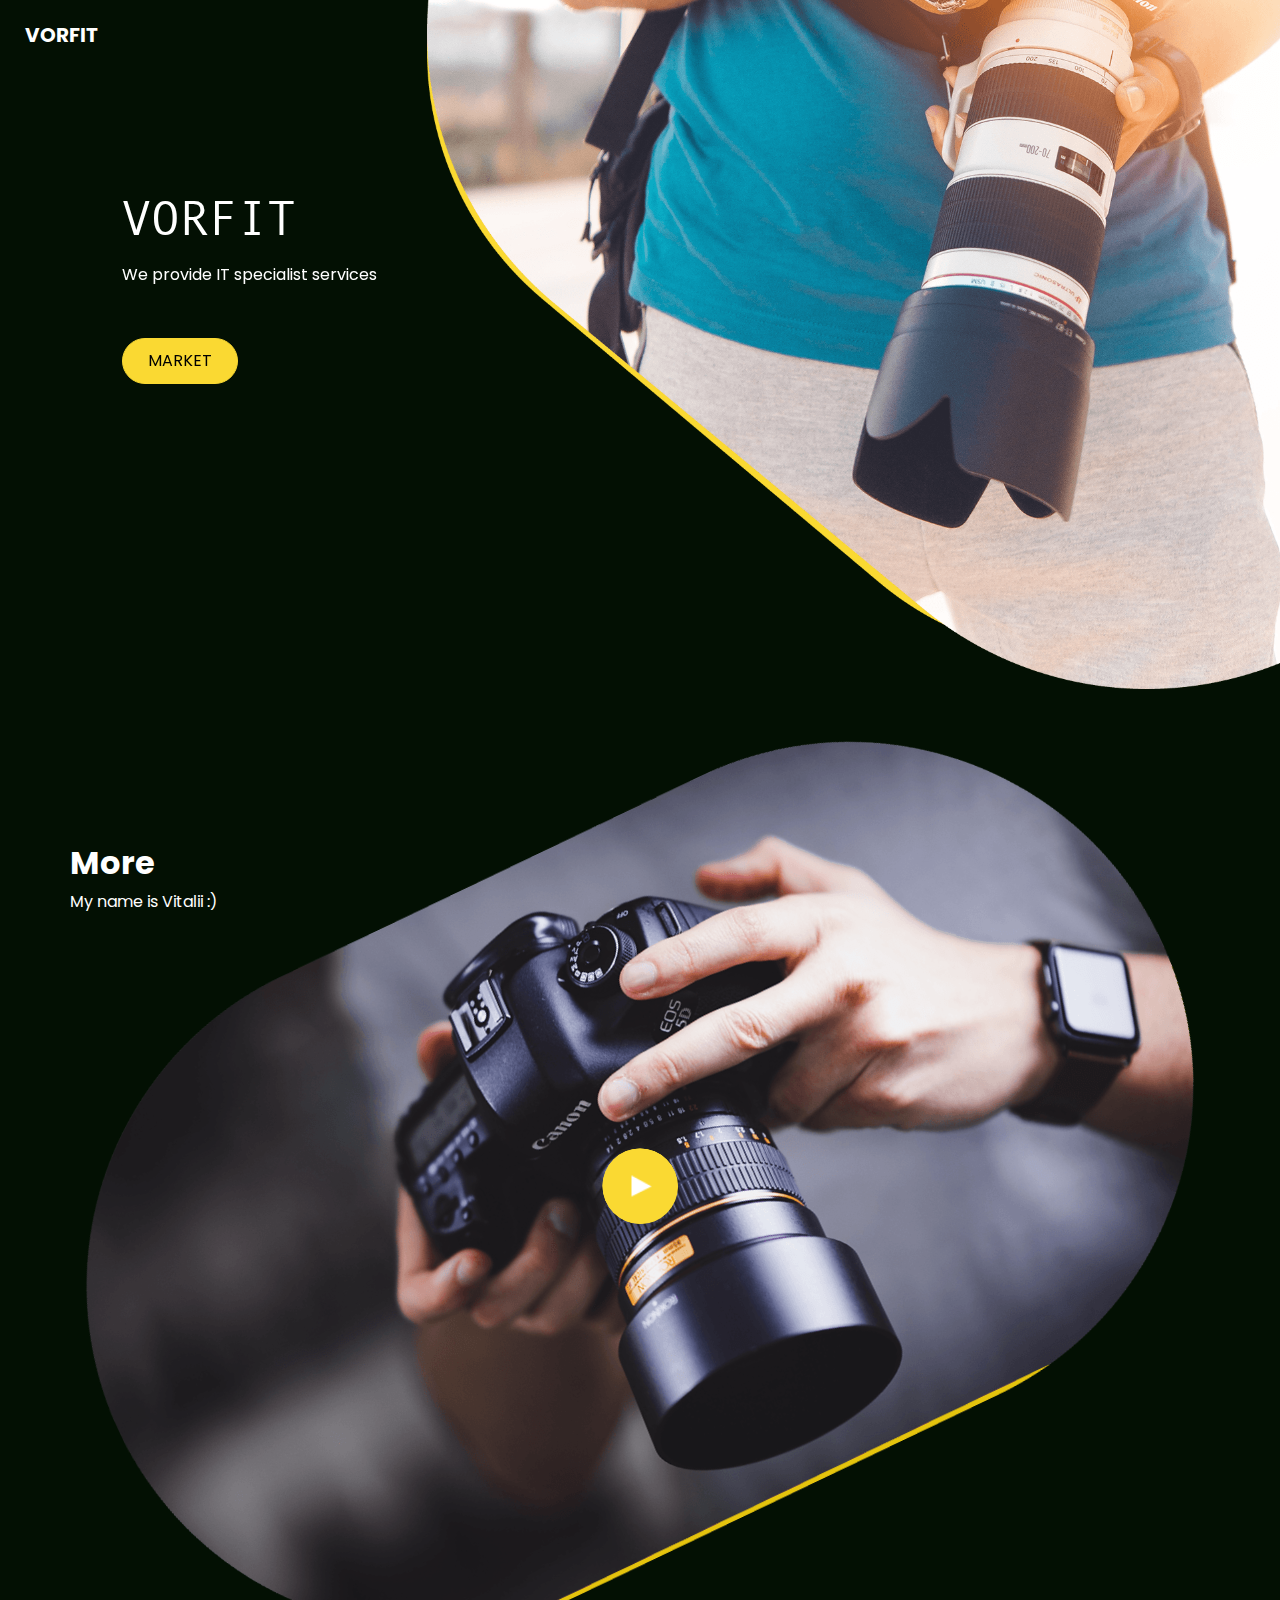
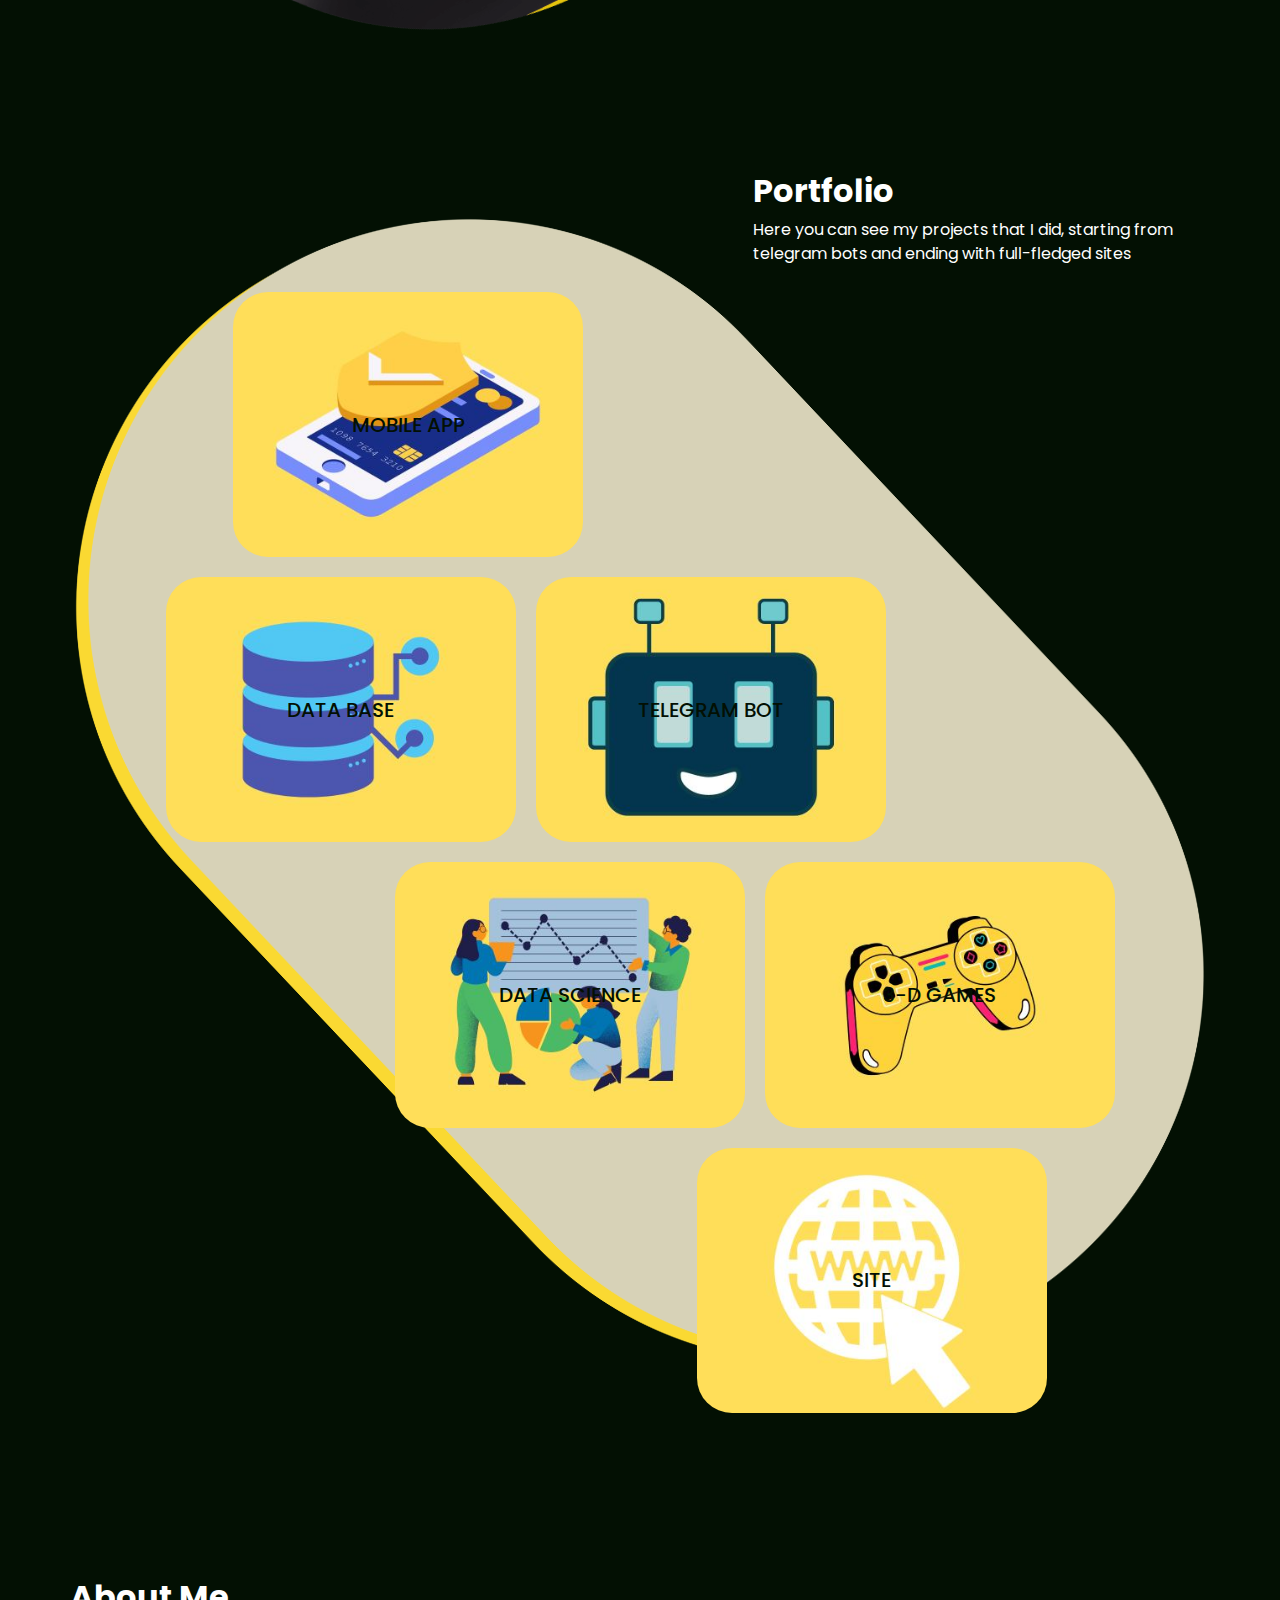
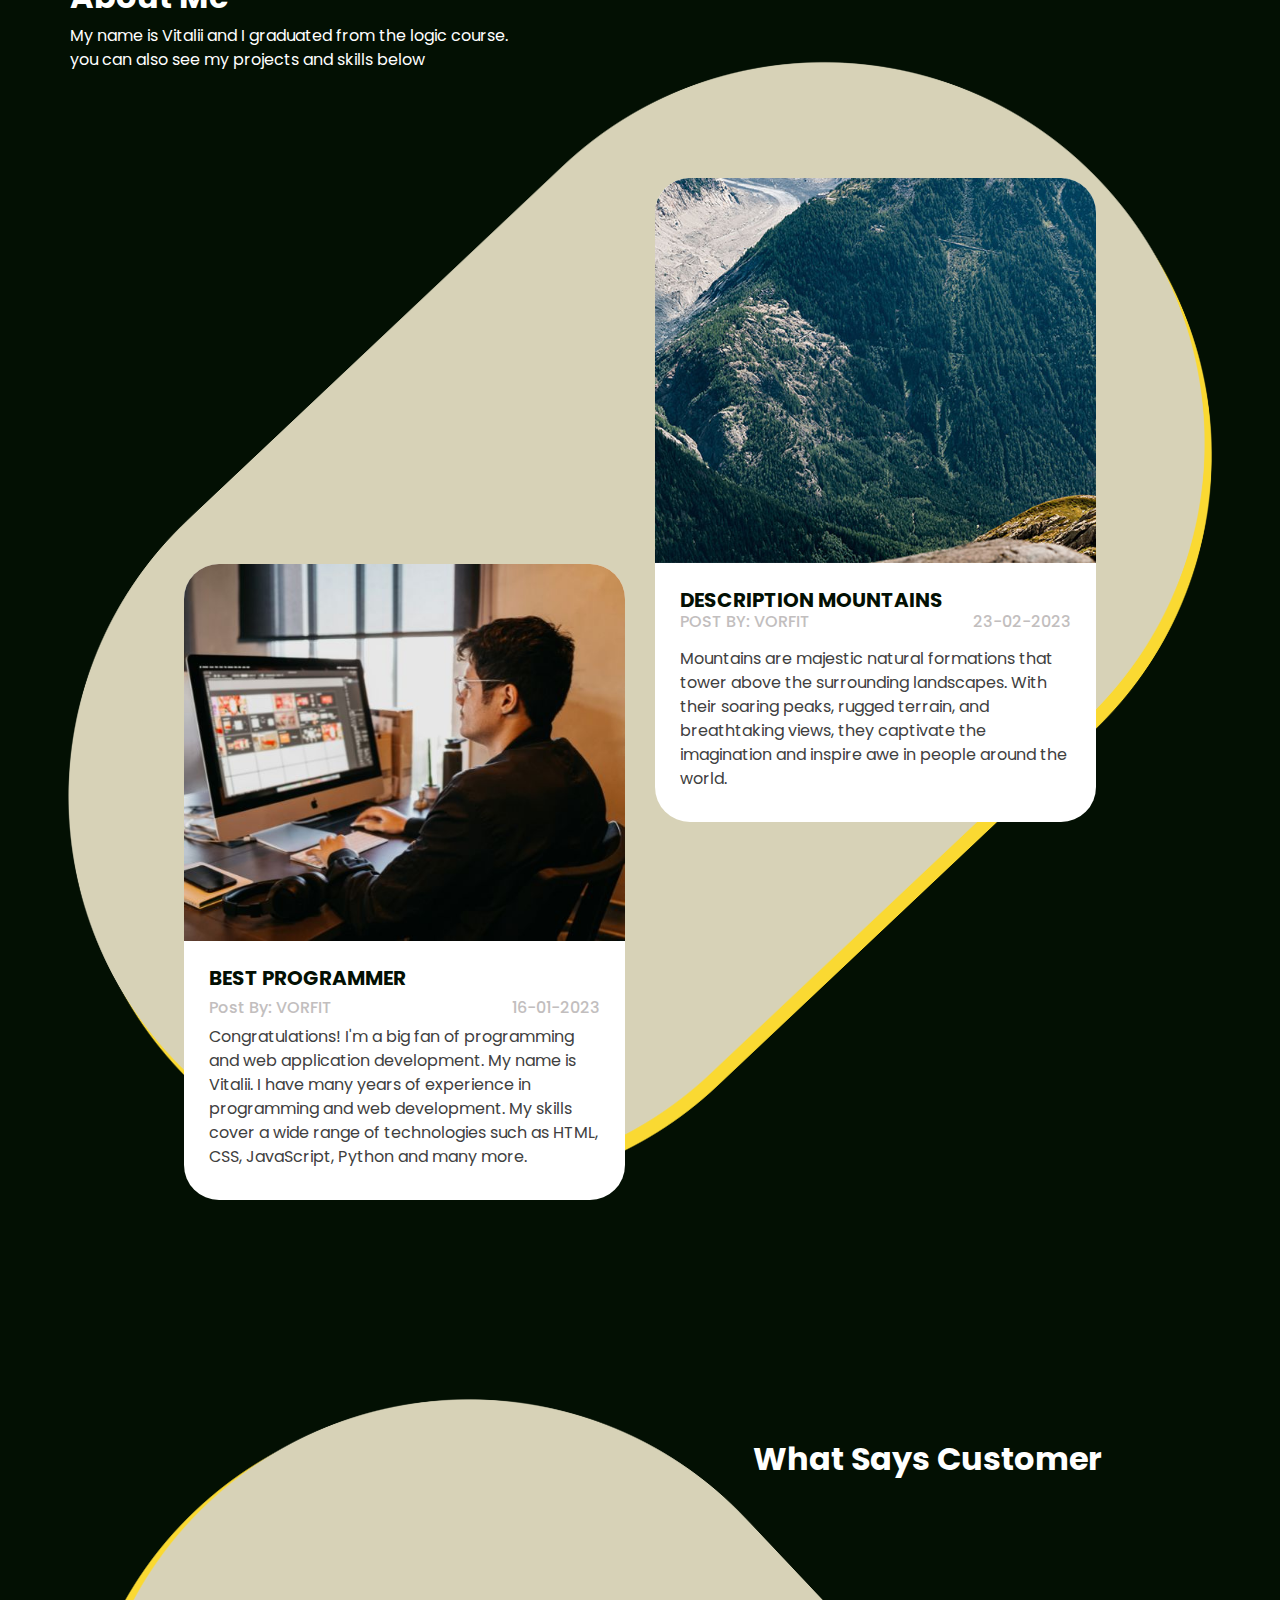
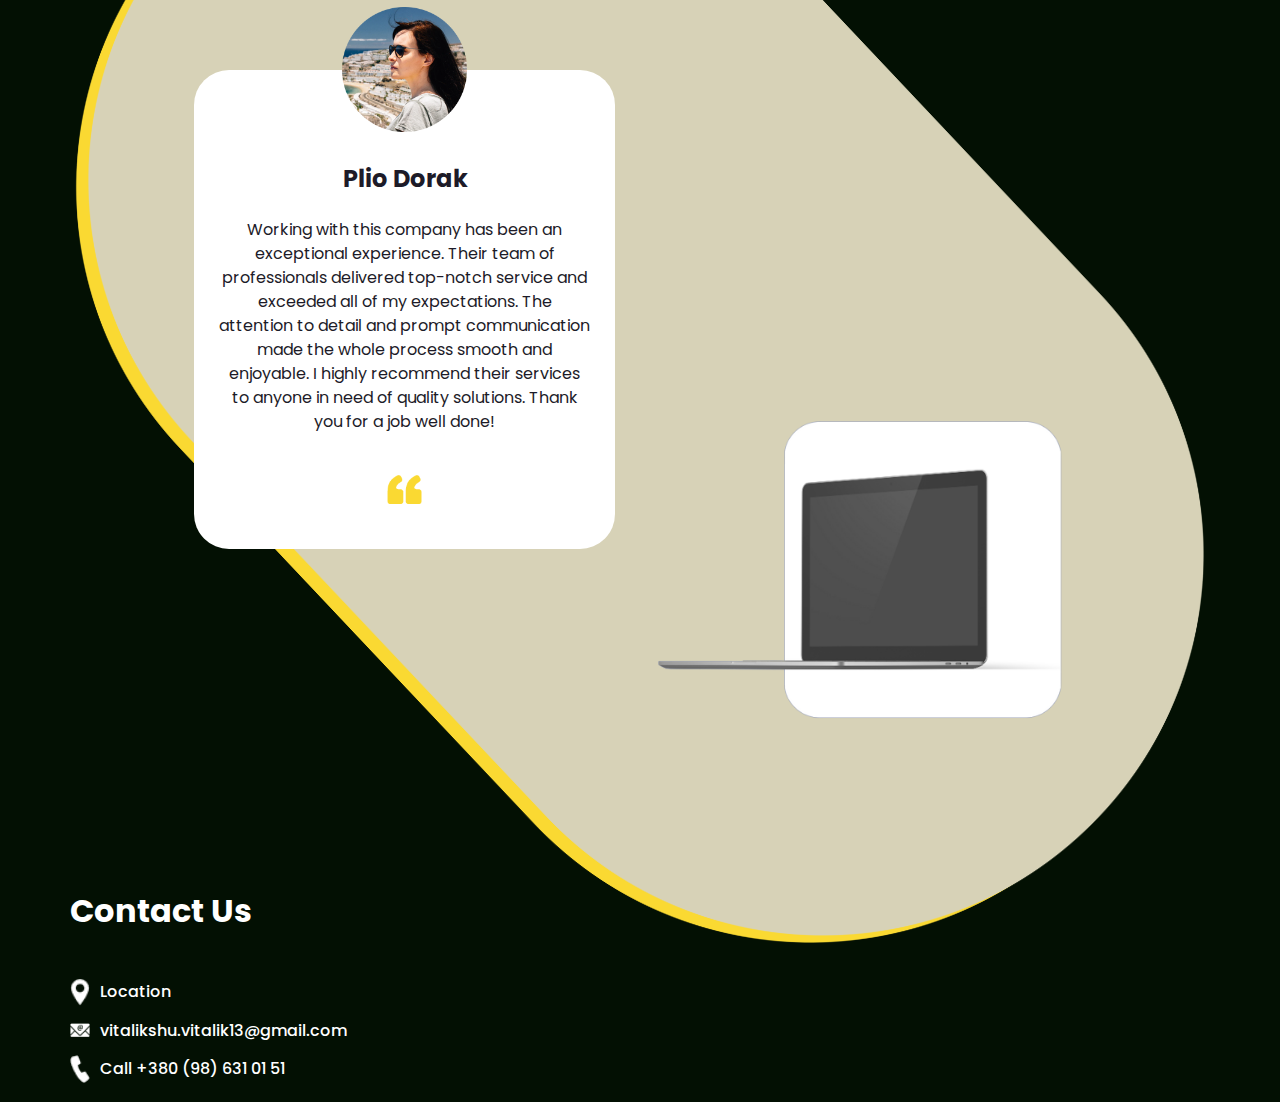
<file: Site/templates/index.html>
<!DOCTYPE html>
<html lang="en">

<head>
  <!-- Basic -->
  <meta charset="utf-8" />
  <meta http-equiv="X-UA-Compatible" content="IE=edge" />
  <!-- Mobile Metas -->
  <meta name="viewport" content="width=device-width, initial-scale=1, shrink-to-fit=no" />
  <!-- Site Metas -->
  <meta name="keywords" content="" />
  <meta name="description" content="" />
  <meta name="author" content="" />

  <title>VORFIT</title>

  <!-- slider stylesheet -->
  <link rel="stylesheet" type="text/css" href="https://cdnjs.cloudflare.com/ajax/libs/OwlCarousel2/2.3.4/assets/owl.carousel.min.css" />

  <!-- bootstrap core css -->
  <link rel="stylesheet" type="text/css" href="../static/css/bootstrap.css" />

  <!-- Custom styles for this template -->
  <link href="../static/css/style.css" rel="stylesheet" />
  <!-- responsive style -->
  <link href="../static/css/responsive.css" rel="stylesheet" />
</head>

<body>
  <div class="hero_area">
    <!-- header section strats -->
    <header class="header_section">
      <div class="container-fluid">
        <nav class="navbar navbar-expand-lg custom_nav-container d-block">
          <div class="main_nav_menu">
            <a class="navbar-brand" href="/">
              <span>
                VORFIT
              </span>
            </a>
            </div>
          </div>
        </nav>
      </div>
    </header>
    <!-- end header section -->

    <!-- slider section -->
    <section class=" slider_section position-relative">
      <div class="container-fluid">
        <div class="row slider-row">
          <div class="col-lg-3 offset-lg-1">
            <div id="carouselExampleIndicators" class="carousel slide" data-ride="carousel">
              <div class="carousel-inner">
                <div class="carousel-item active">
                  <div class="detail-box">
                    <h1>
                      VORFIT <br />

                    </h1>
                    <p>
                     We provide IT specialist services
                    </p>
                    <div>
                      <a href="/market">
                        Market
                      </a>
                    </div>
                  </div>
                </div>
                <div class="carousel-item">
                  <div class="detail-box">
                    <h1>
                      VORFIT <br />

                    </h1>
                    <p>
                        We provide IT specialist services
                    </p>
                    <div>
                      <a href="/market">
                        Market
                      </a>
                    </div>
                  </div>
                </div>
              </div>
              <div class="carousel_control-box">
                
              </div>
            </div>
          </div>
          <div class="col-lg-8 px-0">
            <div class="img-box">
              <img src="../static/img/slider-img.png" alt="" />
            </div>
          </div>
        </div>
      </div>
    </section>
  </div>



  <section class="about_section layout_padding">
    <div class="container">
      <div class="row">
        <div class="col-md-5">
          <div class="detail-box">
            <div class="heading_container">
              <h2>
                More
              </h2>
              <p>
                My name is Vitalii :)
              </p>
            </div>
          </div>
        </div>
      </div>
    </div>
    <div class="img-box">
      <div class="play_btn">
        <a href="https://www.youtube.com/watch?v=TcdPkYRUMPc" target="_blank">
          <img src="../static/img/play.png" alt="" />
        </a>
      </div>
      <img src="../static/img/about-img.png" class="about-img" alt="" />
    </div>
  </section>


  <section class="gallery_section layout_padding-top">
    <div class="container">
      <div class="row">
        <div class="col-lg-5 ml-auto">
          <div class="heading_container">
            <h2>
              Portfolio
            </h2>
            <p>
                Here you can see my projects that I did, starting from telegram bots and ending with full-fledged sites
            </p>
          </div>
        </div>
      </div>
    </div>
    <div class="gallery_container">
      <div class="gallery_bg">
        <img src="../static/img/gallery-bg.png" alt="" />
      </div>
      <div class="container">
        <div class="gallery_box">
          <div class="box b1">
            <div class="img-box">
              <img src="../static/img/gallery-1.jpg" alt="" />
              <h5>
                Mobile App
              </h5>
            </div>
          </div>
          <div class="box b2">
            <div class="img-box">
              <img src="../static/img/gallery-2.jpg" alt="" />
              <h5>
                Data Base
              </h5>
            </div>
            <div class="img-box">
              <img src="../static/img/gallery-3.jpg" alt="" />
              <h5>
                Telegram Bot
              </h5>
            </div>
          </div>
          <div class="box b3">
            <div class="img-box">
              <img src="../static/img/gallery-4.jpg" alt="" />
              <h5>
                Data Science
              </h5>
            </div>
            <div class="img-box">
              <img src="../static/img/gallery-5.jpg" alt="" />
              <h5>
                3-D Games
              </h5>
            </div>
          </div>
          <div class="box b4">
            <div class="img-box">
              <img src="../static/img/gallery-6.jpg" alt="" />
              <h5>
                Site
              </h5>
            </div>
          </div>
        </div>
      </div>
    </div>
  </section>
  <!-- end gallery section -->

  <!-- blog section -->

  <section class="blog_section layout_padding">
    <div class="container">
      <div class="row">
        <div class="col-md-5">
          <div class="detail-box">
            <div class="heading_container">
              <h2>
                About Me
              </h2>
              <p>
                  My name is Vitalii and I graduated from the logic course. you can also see my projects and skills below
              </p>
            </div>
          </div>
        </div>
      </div>
    </div>
    <div class="blog_container">
      <div class="blog_bg">
        <img src="../static/img/gallery-bg.png" alt="" />
      </div>
      <div class="container">
        <div class="blog_box">
          <div class="row">
            <div class="col-md-6">
              <div class="box b1">
                <div class="img-box">
                  <img src="../static/img/blog1.jpg" alt="" />
                </div>
                <div class="blog-detail">
                  <div class="blog_title">
                    <h5>
                      Best Programmer
                    </h5>
                    <div class="blog_post">
                      <h6>
                        Post By: VORFIT
                      </h6>
                      <h6>
                        16-01-2023
                      </h6>
                    </div>
                  </div>
                  <p>
                     Congratulations! I'm a big fan of programming and web application development. My name is Vitalii. I have many years of experience in programming and web development. My skills cover a wide range of technologies such as HTML, CSS, JavaScript, Python and many more.
                  </p>
                </div>
              </div>
            </div>
            <div class="col-md-6">
              <div class="box b2">
                <div class="img-box">
                  <img src="../static/img/blog2.jpg" alt="" />
                </div>
                <div class="blog-detail">
                  <div class="blog_title">
                    <h5>
                      Description Mountains
                    <div class="blog_post">
                      <h6>
                        Post By: VORFIT
                      </h6>
                      <h6>
                        23-02-2023
                      </h6>
                    </div>
                  </div>
                  <p>
                    Mountains are majestic natural formations that tower above the surrounding landscapes. With their soaring peaks, rugged terrain, and breathtaking views, they captivate the imagination and inspire awe in people around the world.
                  </p>
                </div>
              </div>
            </div>
          </div>
        </div>
      </div>
    </div>
  </section>

  <!-- end blog section -->

  <!-- client section -->

  <section class="client_section layout_padding">
    <div class="container">
      <div class="row">
        <div class="col-lg-5 ml-auto">
          <div class="heading_container">
            <h2>
              What Says Customer
            </h2>
          </div>
        </div>
      </div>
    </div>
    <div class="client_container">
      <div class="client_bg">
        <img src="../static/img/gallery-bg.png" alt="" />
      </div>
      <div class="container">
        <div class="client_box">
          <div class="row">
            <div class="col-lg-6">
              <div class="box b1">
                <div class="client_content-box layout_padding">
                        <div class="img-box">
                          <img src="../static/img/client.png" alt="" />
                        </div>
                        <div class="detail-box">
                          <h4>
                            Plio Dorak
                          </h4>
                          <p>
                             Working with this company has been an exceptional experience. Their team of professionals delivered top-notch service and exceeded all of my expectations. The attention to detail and prompt communication made the whole process smooth and enjoyable. I highly recommend their services to anyone in need of quality solutions. Thank you for a job well done!
                          </p>
                          <img src="../static/img/quote.png" alt="" />
                        </div>

                </div>
              </div>
            </div>
            <div class="col-lg-6">
              <div class="box b2">
                <div class="camera_img-box">
                  <img src="../static/img/camera.png" alt="" />
                </div>
              </div>
            </div>
          </div>
        </div>
      </div>
    </div>
  </section>

  <!-- end client section -->

  <!-- info section -->

  <section class="info_section ">
    <div class="info_container layout_padding-top">
      <div class="container">
        <div class="heading_container">
          <h2>
            Contact Us
          </h2>
        </div>
        <div class="info_main">
          <div class="row">
            <div class="col-md-4 col-lg-3">
              <div class="info_contact ">
                <a href="#" class="link-box">
                  <div class="img-box">
                    <img src="../static/img/location.png" alt="" />
                  </div>
                  <div class="detail-box">
                    <h6>
                      Location
                    </h6>
                  </div>
                </a>
                <a href="#" class="link-box">
                  <div class="img-box">
                    <img src="../static/img/mail.png" alt="" />
                  </div>
                  <div class="detail-box">
                    <h6>
                      vitalikshu.vitalik13@gmail.com
                    </h6>
                  </div>
                </a>
                <a href="#" class="link-box">
                  <div class="img-box">
                    <img src="../static/img/call.png" alt="" />
                  </div>
                  <div class="detail-box">
                    <h6>
                      Call +380 (98) 631 01 51
                    </h6>
                  </div>
                </a>
              </div>
            </div>
            </div>
          </div>
        </div>
      </div>
    </div>
  </section>



</body>

</html>
</file>
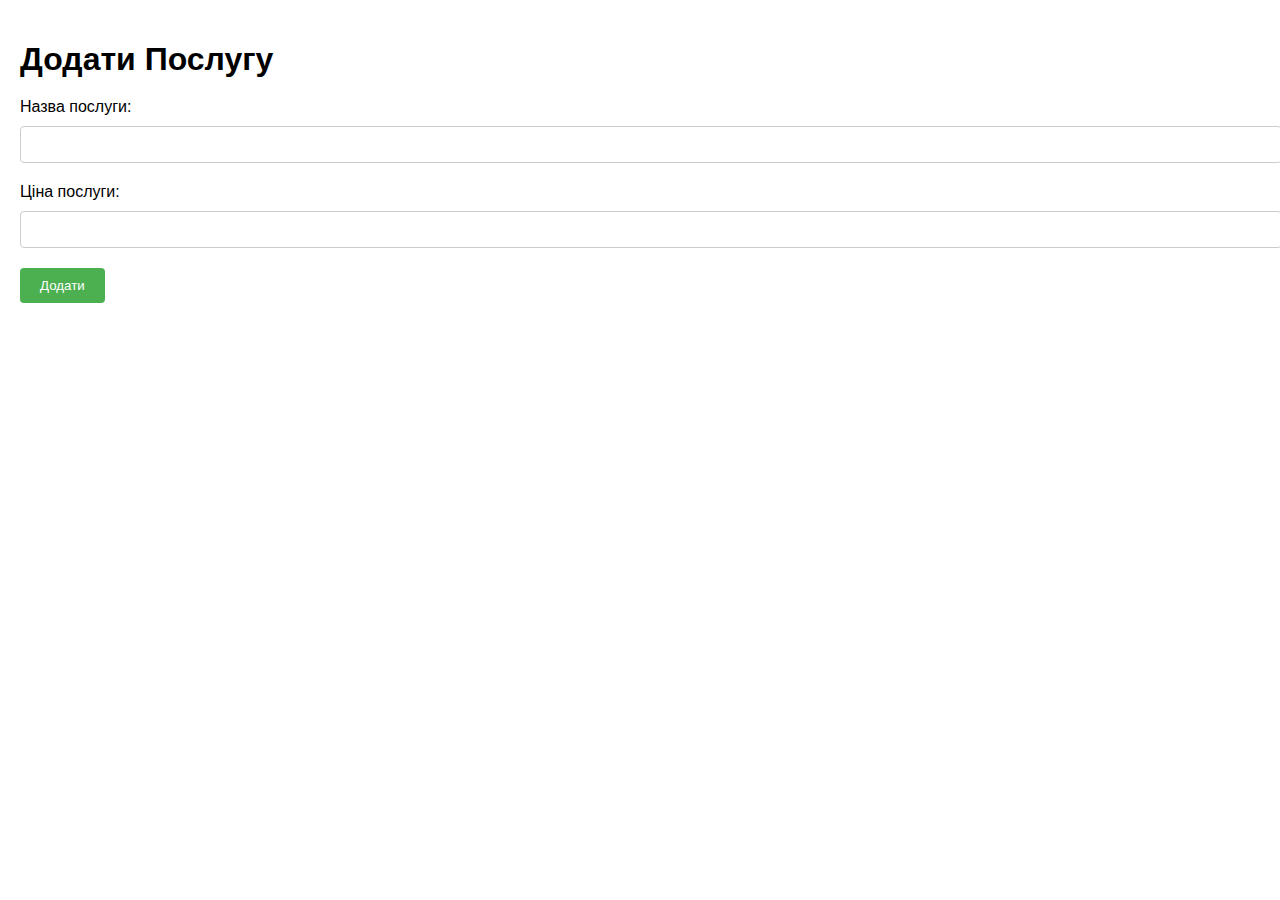
<file: Site/templates/create.html>
<!DOCTYPE html>
<html>
<head>
  <title>Додати Послугу</title>
  <style>
    body {
      font-family: Arial, sans-serif;
      margin: 0;
      padding: 20px;
    }

    h1 {
      margin-bottom: 20px;
    }

    label {
      display: block;
      margin-bottom: 10px;
    }

    input[type="text"], input[type="number"] {
      width: 100%;
      padding: 10px;
      margin-bottom: 20px;
      border: 1px solid #ccc;
      border-radius: 4px;
    }

    input[type="submit"] {
      padding: 10px 20px;
      background-color: #4CAF50;
      color: #fff;
      border: none;
      border-radius: 4px;
      cursor: pointer;
    }

    input[type="submit"]:hover {
      background-color: #45a049;
    }
  </style>
</head>
<body>
  <h1>Додати Послугу</h1>
  <form method="POST">
    <label for="service-name">Назва послуги:</label>
    <input type="text" id="title" name="title" required>

    <label for="service-price">Ціна послуги:</label>
    <input type="number" id="price" name="price" required>


    <input type="submit" value="Додати">
  </form>
</body>
</html>
</file>
<file: Site/static/css/style.css>
@import url("https://fonts.googleapis.com/css2?family=Open+Sans:wght@400;700&family=Poppins:wght@400;500;700&display=swap");
@font-face {
  font-family: "Andale Mono";
  src: url(../fonts/AndaleMono.ttf);
}

html {
  scroll-behavior: smooth;
  overflow-x: hidden;
}

body {
  font-family: "Poppins", sans-serif;
  color: #ffffff;
  background-color: #031003;
}

.layout_margin {
  margin-top: 90px;
  margin-bottom: 90px;
}

.layout_padding {
  padding-top: 120px;
  padding-bottom: 120px;
}

.layout_padding2 {
  padding-top: 45px;
  padding-bottom: 45px;
}

.layout_padding2-top {
  padding-top: 45px;
}

.layout_padding2-bottom {
  padding-bottom: 45px;
}

.layout_padding-top {
  padding-top: 120px;
}

.layout_padding-bottom {
  padding-bottom: 120px;
}

.heading_container {
  display: -webkit-box;
  display: -ms-flexbox;
  display: flex;
  -webkit-box-orient: vertical;
  -webkit-box-direction: normal;
      -ms-flex-direction: column;
          flex-direction: column;
  -webkit-box-align: start;
      -ms-flex-align: start;
          align-items: flex-start;
  color: #ffffff;
}

.heading_container h2 {
  font-weight: bold;
}

.heading_container a {
  display: inline-block;
  background: #fad932;
  color: #000000;
  padding: 10px 35px;
  border-radius: 30px;
  border: 1px solid #fad932;
  -webkit-transition: all 0.3s;
  transition: all 0.3s;
  text-transform: uppercase;
  margin-top: 15px;
}

.heading_container a:hover {
  background: transparent;
  color: #fad932;
}

@-webkit-keyframes hueAnimate {
  0% {
    -webkit-filter: hue-rotate(0deg);
            filter: hue-rotate(0deg);
  }
  100% {
    -webkit-filter: hue-rotate(360deg);
            filter: hue-rotate(360deg);
  }
}

@keyframes hueAnimate {
  0% {
    -webkit-filter: hue-rotate(0deg);
            filter: hue-rotate(0deg);
  }
  100% {
    -webkit-filter: hue-rotate(360deg);
            filter: hue-rotate(360deg);
  }
}

/*header section*/
.hero_area {
  position: relative;
}

.sub_page .info_section .social_box {
  -webkit-filter: invert(100%);
          filter: invert(100%);
}

.header_section .container-fluid {
  padding-right: 25px;
  padding-left: 25px;
}

.header_section .nav_container {
  margin: 0 auto;
}

.custom_nav-container.navbar-expand-lg .navbar-nav .nav-link img {
  width: 22px;
  margin-right: 15px;
}

.custom_nav-container.navbar-expand-lg .navbar-nav .nav-link {
  padding: 0px 25px;
  color: #fefeff;
  text-align: center;
  font-family: "Roboto", sans-serif;
}

.custom_menu-btn {
  z-index: 9;
  position: absolute;
  left: 0;
  top: 15px;
}

.custom_menu-btn button {
  outline: none;
  border: none;
  background-color: transparent;
}

.custom_menu-btn span {
  display: block;
  width: 35px;
  height: 5px;
  background-color: #fff;
  margin: 7px 0;
  -webkit-transition: all 0.3s;
  transition: all 0.3s;
}

.custom_menu-btn .s-2 {
  -webkit-transition: all 0.1s;
  transition: all 0.1s;
}

.menu_btn-style {
  position: fixed;
  left: 22px;
  top: 15px;
}

.menu_btn-style button {
  -webkit-transform: translateX(14px);
          transform: translateX(14px);
}

.menu_btn-style button .s-1 {
  -webkit-transform: rotate(45deg) translateY(17px);
          transform: rotate(45deg) translateY(17px);
}

.menu_btn-style button .s-2 {
  -webkit-transform: translateX(-100px);
          transform: translateX(-100px);
}

.menu_btn-style button .s-3 {
  -webkit-transform: rotate(-45deg) translateY(-17px);
          transform: rotate(-45deg) translateY(-17px);
}

.position-unset {
  position: unset;
}

.navbar-expand-lg .navbar-collapse {
  -webkit-box-flex: 0;
      -ms-flex-positive: 0;
          flex-grow: 0;
}

.overlay {
  height: 100%;
  width: 0;
  position: fixed;
  z-index: 1;
  top: 0;
  left: 0;
  background: rgba(3, 16, 3, 0.95);
  overflow-x: hidden;
  -webkit-transition: 0.5s;
  transition: 0.5s;
}

.overlay .closebtn {
  position: absolute;
  top: 0;
  right: 30px;
  font-size: 60px;
}

.overlay a {
  display: inline-block;
  padding: 10px 15px;
  text-decoration: none;
  font-size: 18px;
  text-transform: uppercase;
  color: #ffffff;
  margin: 10px 0;
  display: block;
  -webkit-transition: 0.3s;
  transition: 0.3s;
  border: 1.5px solid #ffffff;
  border-radius: 5px;
  width: 190px;
}

.overlay a:hover {
  border-color: transparent;
  background-color: #ffffff;
}

.overlay-content {
  position: relative;
  top: 20%;
  width: 100%;
  text-align: center;
  margin-top: 30px;
  display: -webkit-box;
  display: -ms-flexbox;
  display: flex;
  -webkit-box-orient: vertical;
  -webkit-box-direction: normal;
      -ms-flex-direction: column;
          flex-direction: column;
  -webkit-box-align: center;
      -ms-flex-align: center;
          align-items: center;
}

.menu_width {
  width: 100%;
}

.scroll-y-hidden {
  overflow-y: hidden;
}

a,
a:hover,
a:focus {
  text-decoration: none;
}

a:hover,
a:focus {
  color: initial;
}

.btn,
.btn:focus {
  outline: none !important;
  -webkit-box-shadow: none;
          box-shadow: none;
}

.fk_width {
  width: 105px;
}

.custom_nav-container .nav_search-btn {
  background-image: url(../img/search-icon.png);
  background-size: 18px;
  background-repeat: no-repeat;
  width: 35px;
  height: 35px;
  padding: 0;
  border: none;
  background-position: center;
}

.navbar-brand {
  display: -webkit-box;
  display: -ms-flexbox;
  display: flex;
}

.navbar-brand span {
  color: #ffffff;
  font-weight: bold;
  text-transform: uppercase;
}

.custom_nav-container {
  z-index: 99999;
  padding: 15px 0;
  -webkit-box-pack: start;
      -ms-flex-pack: start;
          justify-content: flex-start;
}

.custom_nav-container .navbar-toggler {
  outline: none;
}

.custom_nav-container .navbar-toggler .navbar-toggler-icon {
  background-image: url(../images/menu.png);
  background-size: 55px;
}

.main_nav_menu {
  display: -webkit-box;
  display: -ms-flexbox;
  display: flex;
}

.user_option {
  display: -webkit-box;
  display: -ms-flexbox;
  display: flex;
  -webkit-box-align: center;
      -ms-flex-align: center;
          align-items: center;
  margin-left: 45px;
}

.user_option a {
  display: -webkit-box;
  display: -ms-flexbox;
  display: flex;
  -webkit-box-align: center;
      -ms-flex-align: center;
          align-items: center;
  margin-right: 35px;
  color: #ffffff;
  text-transform: uppercase;
}

.user_option a img {
  width: 20px;
  margin-right: 10px;
}

.user_option a span {
  color: #ffffff;
}

/*end header section*/
.slider_section {
  padding-top: 45px;
}

.slider_section #carouselExampleIndicators {
  -webkit-box-flex: 1;
      -ms-flex: 1;
          flex: 1;
}

.slider_section .detail-box {
  color: #ffffff;
  margin-top: 75px;
}

.slider_section .detail-box h1 {
  font-size: 3rem;
  font-family: "Andale Mono";
}

.slider_section .detail-box p {
  margin-top: 15px;
}

.slider_section .detail-box a {
  display: inline-block;
  background: #fad932;
  color: #000000;
  padding: 10px 25px;
  border-radius: 30px;
  border: 1px solid #fad932;
  -webkit-transition: all 0.3s;
  transition: all 0.3s;
  text-transform: uppercase;
  margin-top: 35px;
}

.slider_section .detail-box a:hover {
  background: transparent;
  color: #fad932;
}

.slider_section .img-box {
  margin-top: -125px;
}

.slider_section .img-box img {
  width: 100%;
}

.slider_section .img-box::before {
  content: "";
  position: absolute;
  top: -135px;
  left: 0;
  width: 100%;
  height: 100%;
  background: -webkit-gradient(linear, left top, left bottom, from(#000000), color-stop(transparent), to(transparent));
  background: linear-gradient(to bottom, #000000, transparent, transparent);
  z-index: 1;
  display: none;
}

.slider_section .carousel_control-box {
  display: -webkit-box;
  display: -ms-flexbox;
  display: flex;
  -webkit-box-align: center;
      -ms-flex-align: center;
          align-items: center;
  margin-top: 45px;
}

.slider_section .carousel_btn-container {
  width: 95px;
  min-width: 95px;
  display: -webkit-box;
  display: -ms-flexbox;
  display: flex;
  -webkit-box-pack: justify;
      -ms-flex-pack: justify;
          justify-content: space-between;
  z-index: 999;
}

.slider_section .carousel_btn-container .carousel-control-prev,
.slider_section .carousel_btn-container .carousel-control-next {
  position: unset;
  width: 45px;
  height: 45px;
  border: none;
  border-radius: 100%;
  opacity: 1;
  background-repeat: no-repeat;
  background-size: 10px;
  background-position: center;
  border: 1.5px solid #ffffff;
  background-color: transparent;
}

.slider_section .carousel_btn-container .carousel-control-prev:hover,
.slider_section .carousel_btn-container .carousel-control-next:hover {
  background-color: #fad932;
  border-color: transparent;
}

.slider_section .carousel_btn-container .carousel-control-prev {
  background-image: url(../img/prev.png);
}

.slider_section .carousel_btn-container .carousel-control-next {
  background-image: url(../img/next.png);
}

.slider_section .carousel-indicators {
  width: 550px;
  min-width: 550px;
  position: relative;
  margin: 0;
  margin-left: 35px;
  -webkit-box-pack: justify;
      -ms-flex-pack: justify;
          justify-content: space-between;
}

.slider_section .carousel-indicators::before {
  content: "";
  width: calc(100% - 75px);
  height: 1px;
  position: absolute;
  top: 50%;
  left: calc(50% - 8px);
  -webkit-transform: translate(-50%, -50%);
          transform: translate(-50%, -50%);
  background-color: #ffffff;
}

.slider_section .carousel-indicators .ol_design {
  width: 20px;
  height: 20px;
  position: absolute;
  top: 50%;
  left: calc(0% + 35px);
  -webkit-transform: translate(-50%, -50%);
          transform: translate(-50%, -50%);
  border-radius: 100%;
  background-color: #fad932;
  -webkit-transition: all .3s;
  transition: all .3s;
  z-index: 2;
}

.slider_section .carousel-indicators li {
  height: auto;
  border: none;
  opacity: 1;
  color: #ffffff;
  text-indent: 0;
  background-color: transparent;
}

.about_section .detail-box {
  margin: 35px auto;
  position: relative;
  z-index: 2;
}

.about_section .img-box {
  width: 90%;
  margin: auto;
  position: relative;
  background-repeat: no-repeat;
  margin-top: -125px;
}

.about_section .img-box .play_btn {
  background: #fad932;
  display: -webkit-box;
  display: -ms-flexbox;
  display: flex;
  -webkit-box-align: center;
      -ms-flex-align: center;
          align-items: center;
  -webkit-box-pack: center;
      -ms-flex-pack: center;
          justify-content: center;
  border-radius: 100%;
  width: 75px;
  height: 75px;
  position: absolute;
  z-index: 3;
  top: 50%;
  left: 50%;
  -webkit-transform: translate(-50%, -50%);
          transform: translate(-50%, -50%);
}

.about_section .img-box .play_btn button {
  -webkit-box-shadow: none;
          box-shadow: none;
  background-color: transparent;
  border: none;
  position: relative;
  z-index: 5;
}

.about_section .img-box .play_btn a {
  background: #fad932;
  display: -webkit-box;
  display: -ms-flexbox;
  display: flex;
  -webkit-box-align: center;
      -ms-flex-align: center;
          align-items: center;
  -webkit-box-pack: center;
      -ms-flex-pack: center;
          justify-content: center;
  border-radius: 100%;
  width: 75px;
  height: 75px;
  position: relative;
  z-index: 5;
}

.about_section .img-box .play_btn img {
  width: 20px;
  margin-left: 3px;
}

.about_section .img-box .play_btn::before {
  content: "";
  width: 100%;
  height: 100%;
  position: absolute;
  top: 50%;
  left: 50%;
  background: #fad932;
  opacity: 1;
  border-radius: 100%;
  -webkit-transform: translate(-50%, -50%);
          transform: translate(-50%, -50%);
}

.about_section .img-box .play_btn::before {
  z-index: 2;
  -webkit-animation: before-animation 1500ms infinite;
          animation: before-animation 1500ms infinite;
}

@-webkit-keyframes before-animation {
  0% {
    -webkit-transform: translateX(-50%) translateY(-50%) translateZ(0) scale(1);
            transform: translateX(-50%) translateY(-50%) translateZ(0) scale(1);
    opacity: 1;
  }
  100% {
    -webkit-transform: translateX(-50%) translateY(-50%) translateZ(0) scale(1.5);
            transform: translateX(-50%) translateY(-50%) translateZ(0) scale(1.5);
    opacity: 0;
  }
}

@keyframes before-animation {
  0% {
    -webkit-transform: translateX(-50%) translateY(-50%) translateZ(0) scale(1);
            transform: translateX(-50%) translateY(-50%) translateZ(0) scale(1);
    opacity: 1;
  }
  100% {
    -webkit-transform: translateX(-50%) translateY(-50%) translateZ(0) scale(1.5);
            transform: translateX(-50%) translateY(-50%) translateZ(0) scale(1.5);
    opacity: 0;
  }
}

.about_section .img-box .about-img {
  width: 100%;
  -webkit-transform: rotate(-25deg);
          transform: rotate(-25deg);
  -webkit-animation: hueAnimate .7s infinite;
          animation: hueAnimate .7s infinite;
}

.about_section .btn-box {
  display: -webkit-box;
  display: -ms-flexbox;
  display: flex;
  -webkit-box-pack: center;
      -ms-flex-pack: center;
          justify-content: center;
  margin-top: 75px;
  margin-bottom: 175px;
}

.about_section .btn-box a {
  display: inline-block;
  background: #ffffff;
  color: #000000;
  padding: 10px 40px;
  border-radius: 30px;
  border: 1px solid #ffffff;
  -webkit-transition: all 0.3s;
  transition: all 0.3s;
}

.about_section .btn-box a:hover {
  background: transparent;
  color: #ffffff;
}

.gallery_section .gallery_container {
  position: relative;
  max-width: 1500px;
  margin: auto;
}

.gallery_section .gallery_container .gallery_bg {
  position: absolute;
  width: 100%;
  top: 10%;
  margin-left: 0;
  -webkit-transform: rotate(45deg);
          transform: rotate(45deg);
  z-index: -1;
}

.gallery_section .gallery_container .gallery_bg img {
  width: 100%;
}

.gallery_section .gallery_container .gallery_box {
  width: 85%;
  margin: auto;
}

.gallery_section .gallery_container .box {
  display: -webkit-box;
  display: -ms-flexbox;
  display: flex;
}

.gallery_section .gallery_container .box.b1 .img-box {
  margin-left: 8%;
}

.gallery_section .gallery_container .box.b3 {
  -webkit-box-pack: end;
      -ms-flex-pack: end;
          justify-content: flex-end;
}

.gallery_section .gallery_container .box.b4 {
  -webkit-box-pack: end;
      -ms-flex-pack: end;
          justify-content: flex-end;
}

.gallery_section .gallery_container .box.b4 .img-box {
  margin-right: 8%;
}

.gallery_section .gallery_container .box .img-box {
  position: relative;
  margin: 10px;
  border-radius: 35px;
  overflow: hidden;
  width: 350px;
}

.gallery_section .gallery_container .box .img-box img {
  width: 100%;
}

.gallery_section .gallery_container .box .img-box h5 {
  color: #031003;
  position: absolute;
  margin: 0;
  top: 50%;
  left: 50%;
  -webkit-transform: translate(-50%, -50%);
          transform: translate(-50%, -50%);
  text-transform: uppercase;
}

.blog_section .detail-box {
  margin: 35px auto;
  position: relative;
  z-index: 2;
}

.blog_section .blog_container {
  position: relative;
  max-width: 1500px;
  margin: auto;
}

.blog_section .blog_container .blog_bg {
  position: absolute;
  width: 100%;
  top: 10%;
  margin-left: 0;
  -webkit-transform: rotate(-45deg);
          transform: rotate(-45deg);
  z-index: -1;
}

.blog_section .blog_container .blog_bg img {
  width: 100%;
}

.blog_section .blog_box {
  width: 80%;
  margin: auto;
}

.blog_section .box {
  margin-top: 55px;
  background-color: #ffffff;
  border-radius: 35px;
  overflow: hidden;
}

.blog_section .box.b1 {
  margin-top: 100%;
}

.blog_section .box .img-box {
  position: relative;
}

.blog_section .box .img-box img {
  width: 100%;
}

.blog_section .box .blog-detail {
  padding: 25px 25px 15px;
}

.blog_section .box .blog-detail .blog_post {
  display: -webkit-box;
  display: -ms-flexbox;
  display: flex;
  -webkit-box-pack: justify;
      -ms-flex-pack: justify;
          justify-content: space-between;
}

.blog_section .box .blog-detail .blog_post h6 {
  color: #c2bebe;
}

.blog_section .box .blog-detail h5 {
  color: #031003;
  text-transform: uppercase;
  font-weight: bold;
}

.blog_section .box .blog-detail p {
  color: #404040;
}

.client_section .client_container {
  position: relative;
  max-width: 1500px;
  margin: auto;
}

.client_section .client_container .client_bg {
  position: absolute;
  width: 100%;
  top: 10%;
  margin-left: 0;
  -webkit-transform: rotate(45deg);
          transform: rotate(45deg);
  z-index: -1;
}

.client_section .client_container .client_bg img {
  width: 100%;
}

.client_section .client_box {
  width: 80%;
  margin: auto;
}

.client_section .box {
  position: relative;
}

.client_section .client_content-box {
  display: -webkit-box;
  display: -ms-flexbox;
  display: flex;
  -webkit-box-orient: vertical;
  -webkit-box-direction: normal;
      -ms-flex-direction: column;
          flex-direction: column;
  -webkit-box-align: center;
      -ms-flex-align: center;
          align-items: center;
  text-align: center;
  margin: 0 10px;
}

.client_section .client_content-box .img-box {
  width: 125px;
  border-radius: 100%;
  margin-bottom: -62px;
  position: relative;
  z-index: 2;
}

.client_section .client_content-box .img-box img {
  width: 100%;
}

.client_section .client_content-box .detail-box {
  padding: 95px 25px 45px 25px;
  background-color: #ffffff;
  border-radius: 35px;
}

.client_section .client_content-box .detail-box h4 {
  color: #1d1b28;
  font-weight: bold;
}

.client_section .client_content-box .detail-box p {
  color: #1d1b28;
  margin-top: 25px;
}

.client_section .client_content-box .detail-box img {
  width: 35px;
  margin-top: 25px;
}

.client_section .carousel-control-prev,
.client_section .carousel-control-next {
  width: 50px;
  height: 50px;
  background-color: #000000;
  opacity: 1;
  top: 50%;
  background-repeat: no-repeat;
  background-position: center;
  background-size: 12px;
  border-radius: 5px;
}

.client_section .carousel-control-prev:hover,
.client_section .carousel-control-next:hover {
  background-color: #fad932;
}

.client_section .carousel-control-prev {
  background-image: url(../img/prev-arrow.png);
  left: -65px;
}

.client_section .carousel-control-next {
  background-image: url(../img/next-arrow.png);
  right: -65px;
}

.client_section .camera_img-box {
  margin-top: 115%;
}

.client_section .camera_img-box img {
  width: 100%;
}

/* info section */
.info_section {
  position: relative;
  margin-top: -125px;
}

.info_section .heading_container {
  margin-bottom: 25px;
}

.info_section .info_main .row {
  -webkit-box-align: center;
      -ms-flex-align: center;
          align-items: center;
}

.info_section .info_logo {
  display: -webkit-box;
  display: -ms-flexbox;
  display: flex;
}

.info_section .info_logo img {
  width: 65px;
}

.info_section .social_box {
  display: -webkit-box;
  display: -ms-flexbox;
  display: flex;
  -webkit-box-align: center;
      -ms-flex-align: center;
          align-items: center;
  -webkit-box-pack: center;
      -ms-flex-pack: center;
          justify-content: center;
}

.info_section .social_box a {
  margin: 0 10px;
}

.info_section a {
  text-transform: none;
}

.info_section h5 {
  margin-bottom: 12px;
  font-size: 24px;
  color: #3eb4b8;
}

.info_section p {
  color: #323232;
}

.info_section ul {
  padding: 0;
}

.info_section ul li {
  list-style-type: none;
  margin: 3px 0;
}

.info_section ul li a {
  color: #ffffff;
}

.info_section .info_link-box {
  display: -webkit-box;
  display: -ms-flexbox;
  display: flex;
  -webkit-box-orient: vertical;
  -webkit-box-direction: normal;
      -ms-flex-direction: column;
          flex-direction: column;
}

.info_section .info_contact .link-box {
  display: -webkit-box;
  display: -ms-flexbox;
  display: flex;
  -webkit-box-align: center;
      -ms-flex-align: center;
          align-items: center;
  margin: 15px 0;
  color: #ffffff;
}

.info_section .info_contact .link-box .img-box {
  display: -webkit-box;
  display: -ms-flexbox;
  display: flex;
  -webkit-box-pack: center;
      -ms-flex-pack: center;
          justify-content: center;
  -webkit-box-align: center;
      -ms-flex-align: center;
          align-items: center;
  margin-right: 10px;
}

.info_section .info_contact .link-box .img-box img {
  width: 20px;
}

.info_section .info_contact .link-box h6 {
  margin-bottom: 0;
}

/* end info section */
/* footer section*/
.footer_section {
  color: #ffffff;
}

.footer_section p {
  margin: 0;
  padding: 20px 0;
}

.footer_section a {
  color: #ffffff;
}

.modal-dialog {
  max-width: 800px;
  margin: 30px auto;
}

.modal-body {
  position: relative;
  padding: 0px;
}

.close {
  position: absolute;
  right: -30px;
  top: 0;
  z-index: 999;
  font-size: 2rem;
  font-weight: normal;
  color: #fff;
  opacity: 1;
}
/*# sourceMappingURL=style.css.map */
</file>
<file: Site/static/css/responsive.css>
/* @media (min-width:1500px) {
    .gallery_section .gallery_container .gallery_bg {
        max-width: 1500px;
        left: 10%;

    }
}

@media (min-width:2000px) {
    .gallery_section .gallery_container .gallery_bg {
        left: 15%;

    }
} */

@media (max-width: 1260px) {}

@media (max-width: 1120px) {}

@media (max-width: 992px) {
    .main_nav_menu {
        justify-content: space-between;
    }

    .user_option {
        margin-left: 0;
    }

    .navbar-brand {
        margin-right: 0;
    }

    .slider-row {
        flex-direction: column-reverse;
    }

    .slider_section .img-box {
        margin-top: -135px;
    }

    .slider_section .detail-box {
        margin-top: 0;
    }

    .slider_section .img-box::before {
        display: block;
    }

    .slider_section .carousel-indicators {
        width: 450px;
        min-width: 450px;
    }

    .about_section .img-box {
        width: 100%;
        padding: 0 5px;
        margin-top: 0;
    }

    .gallery_section .gallery_container .gallery_bg {
        top: -75px;
    }

    .gallery_section .gallery_container .gallery_box {
        margin-top: 200px;
    }

    .blog_section .blog_container .blog_bg {
        top: 0;
    }

    .blog_section .blog_box {
        width: 100%;
    }

    .blog_section .box.b1 {
        margin-top: 35%;
    }

    .client_section .client_box {
        width: 100%;
    }

    .client_section .box {
        margin-top: 75px;
    }

    .client_section .camera_img-box {
        margin-top: 45px;
        padding-left: 45px;
    }

    .footer_section {
        text-align: center;
    }

    .social_box {
        filter: invert(100%);
    }

}

@media (max-width: 856px) {

    .client_section .carousel-control-prev,
    .client_section .carousel-control-next {
        top: 100%;

    }

    .client_section .carousel-control-prev {
        left: 50%;
        transform: translate(-105%, -50%);
    }

    .client_section .carousel-control-next {
        right: 50%;
        transform: translate(105%, -50%);
    }
}

@media (max-width: 767px) {

    .layout_padding {
        padding-top: 90px;
        padding-bottom: 90px;
    }

    .layout_padding-top {
        padding-top: 90px;
    }

    .layout_padding-bottom {
        padding-bottom: 90px;
    }


    .info_section .info_top .info_form {
        margin-bottom: 35px;
    }

    .info_section .info_main .row>div {
        display: flex;
        flex-direction: column;
        align-items: center;
        text-align: center;
        margin-bottom: 25px;
    }

    .info_section .info_contact .link-box {
        justify-content: center;
    }

    .slider_section .carousel-indicators {
        width: 400px;
        min-width: 400px;
    }

    .gallery_section .gallery_container .box {
        flex-direction: column;
        align-items: center;

    }

    .gallery_section .gallery_container .gallery_box {
        width: 100%;
    }

    .gallery_section .gallery_container .box.b1 .img-box {
        margin-left: 10px;
    }

    .gallery_section .gallery_container .box.b4 .img-box {
        margin-right: 10px;
    }

    .info_section .heading_container {
        align-items: center;
    }
}

@media (max-width: 576px) {
    .slider_section .carousel_control-box {
        flex-direction: column;
        align-items: flex-start;
    }

    .slider_section .carousel-indicators {
        width: 100%;
        min-width: 100%;
        margin-left: 0;
        margin-top: 35px;
    }

    .slider_section .img-box::before {
        background: -webkit-gradient(linear, left top, left bottom, from(#000000), to(transparent));
        background: linear-gradient(to bottom, #000, transparent);
    }

    .gallery_section .gallery_container .box .img-box {
        width: 100%;
        border-radius: 10px;
    }

    .blog_section .box {
        border-radius: 25px;
    }
}

@media (max-width: 480px) {
    .main_nav_menu {
        justify-content: center;
    }

    .fk_width {
        width: 10px;
    }

    .user_option {
        display: none;
    }

    .about_section .img-box .play_btn,
    .about_section .img-box .play_btn a {
        width: 55px;
        height: 55px;
    }
}

@media (max-width: 420px) {}

@media (max-width: 360px) {}

@media (min-width: 1200px) {
    .container {
        max-width: 1170px;
    }

}
</file>
